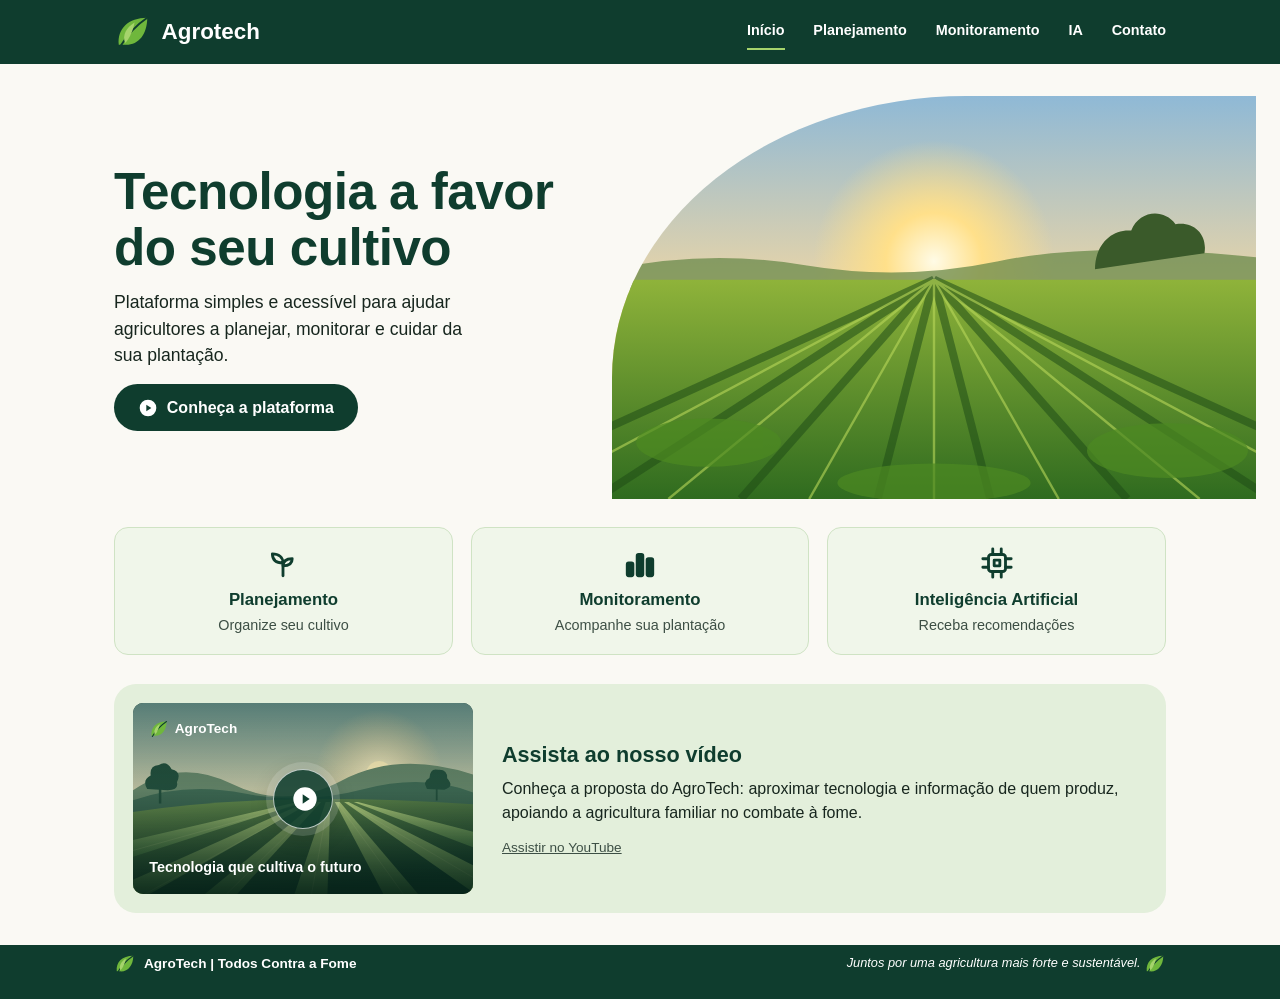
<file: index.html>
<!DOCTYPE html>
<html lang="pt-BR">
    <head>
        <meta charset="UTF-8">
        <meta name="viewport" content="width=device-width, initial-scale=1">
        <meta name="referrer" content="strict-origin-when-cross-origin">
        <title>Início | AgroTech — Todos Contra a Fome</title>
        <meta name="description" content="Plataforma simples e acessível para ajudar agricultores familiares a planejar, monitorar e cuidar da sua plantação.">
        <link rel="icon" href="assets/images/favicon.svg" type="image/svg+xml">
        <link rel="stylesheet" href="css/styles.css">
        <script src="js/main.js" defer></script>
    </head>
    <body>
        <a class="skip-link" href="#conteudo">Pular para o conteúdo</a>

        <header class="site-header">
            <div class="container header-inner">
                <a class="logo" href="index.html" aria-label="AgroTech — página inicial">
                    <img src="assets/icons/leaf.svg" alt="" width="38" height="38">
                    <span>Agrotech</span>
                </a>
                <button class="menu-toggle" type="button" aria-expanded="false" aria-controls="menu-principal" aria-label="Abrir menu">
                    <span></span>
                </button>
                <nav class="nav" id="menu-principal" aria-label="Navegação principal">
                    <ul class="nav-list">
                        <li><a href="index.html" aria-current="page">Início</a></li>
                        <li><a href="planejamento.html">Planejamento</a></li>
                        <li><a href="monitoramento.html">Monitoramento</a></li>
                        <li><a href="ia.html">IA</a></li>
                        <li><a href="contato.html">Contato</a></li>
                    </ul>
                </nav>
            </div>
        </header>

        <main id="conteudo">
            <div class="container">
                <section class="hero" aria-labelledby="titulo-hero">
                    <div class="hero-text">
                        <h1 id="titulo-hero">Tecnologia a favor do seu cultivo</h1>
                        <p class="lead">Plataforma simples e acessível para ajudar agricultores a planejar, monitorar e cuidar da sua plantação.</p>
                        <a class="btn" href="#video">
                            <img src="assets/icons/play.svg" alt="" width="20" height="20">
                            Conheça a plataforma
                        </a>
                    </div>
                    <div class="hero-image">
                        <img src="assets/images/plantacao.svg" alt="Ilustração de uma plantação em fileiras ao nascer do sol" width="800" height="500">
                    </div>
                </section>

                <section class="cards" aria-label="Funcionalidades da plataforma">
                    <a class="card-link" href="planejamento.html">
                        <img src="assets/icons/sprout.svg" alt="" width="34" height="34">
                        <strong>Planejamento</strong>
                        <span>Organize seu cultivo</span>
                    </a>
                    <a class="card-link" href="monitoramento.html">
                        <img src="assets/icons/chart.svg" alt="" width="34" height="34">
                        <strong>Monitoramento</strong>
                        <span>Acompanhe sua plantação</span>
                    </a>
                    <a class="card-link" href="ia.html">
                        <img src="assets/icons/chip.svg" alt="" width="34" height="34">
                        <strong>Inteligência Artificial</strong>
                        <span>Receba recomendações</span>
                    </a>
                </section>

                <section class="video-section" id="video" aria-labelledby="titulo-video">
                    <div class="video-box">
                        <iframe class="video-player" data-src="https://www.youtube-nocookie.com/embed/QftPNP8WEoM?autoplay=1&amp;playsinline=1&amp;rel=0" title="Pitch Vídeo do projeto AgroTech | Todos Contra a Fome" allow="accelerometer; autoplay; clipboard-write; encrypted-media; gyroscope; picture-in-picture; web-share" referrerpolicy="strict-origin-when-cross-origin" allowfullscreen tabindex="-1"></iframe>
                        <button class="video-cover" type="button" aria-label="Reproduzir vídeo de apresentação do AgroTech">
                            <span class="video-cover-brand"><img src="assets/icons/leaf.svg" alt="" width="20" height="20"> AgroTech</span>
                            <span class="video-play"><img src="assets/icons/play.svg" alt="" width="28" height="28"></span>
                            <span class="video-cover-caption">Tecnologia que cultiva o futuro</span>
                        </button>
                    </div>
                    <div class="video-text">
                        <h2 id="titulo-video">Assista ao nosso vídeo</h2>
                        <p>Conheça a proposta do AgroTech: aproximar tecnologia e informação de quem produz, apoiando a agricultura familiar no combate à fome.</p>
                        <p class="demo-note"><a href="https://www.youtube.com/watch?v=QftPNP8WEoM" target="_blank" rel="noopener noreferrer">Assistir no YouTube</a></p>
                    </div>
                </section>
            </div>
        </main>

        <footer class="site-footer">
            <div class="container footer-inner">
                <p class="footer-brand"><img src="assets/icons/leaf.svg" alt="" width="22" height="22"> AgroTech | Todos Contra a Fome</p>
                <p class="footer-msg">Juntos por uma agricultura mais forte e sustentável. <img src="assets/icons/leaf.svg" alt="" width="22" height="22"></p>
            </div>
        </footer>
    </body>
</html>
</file>
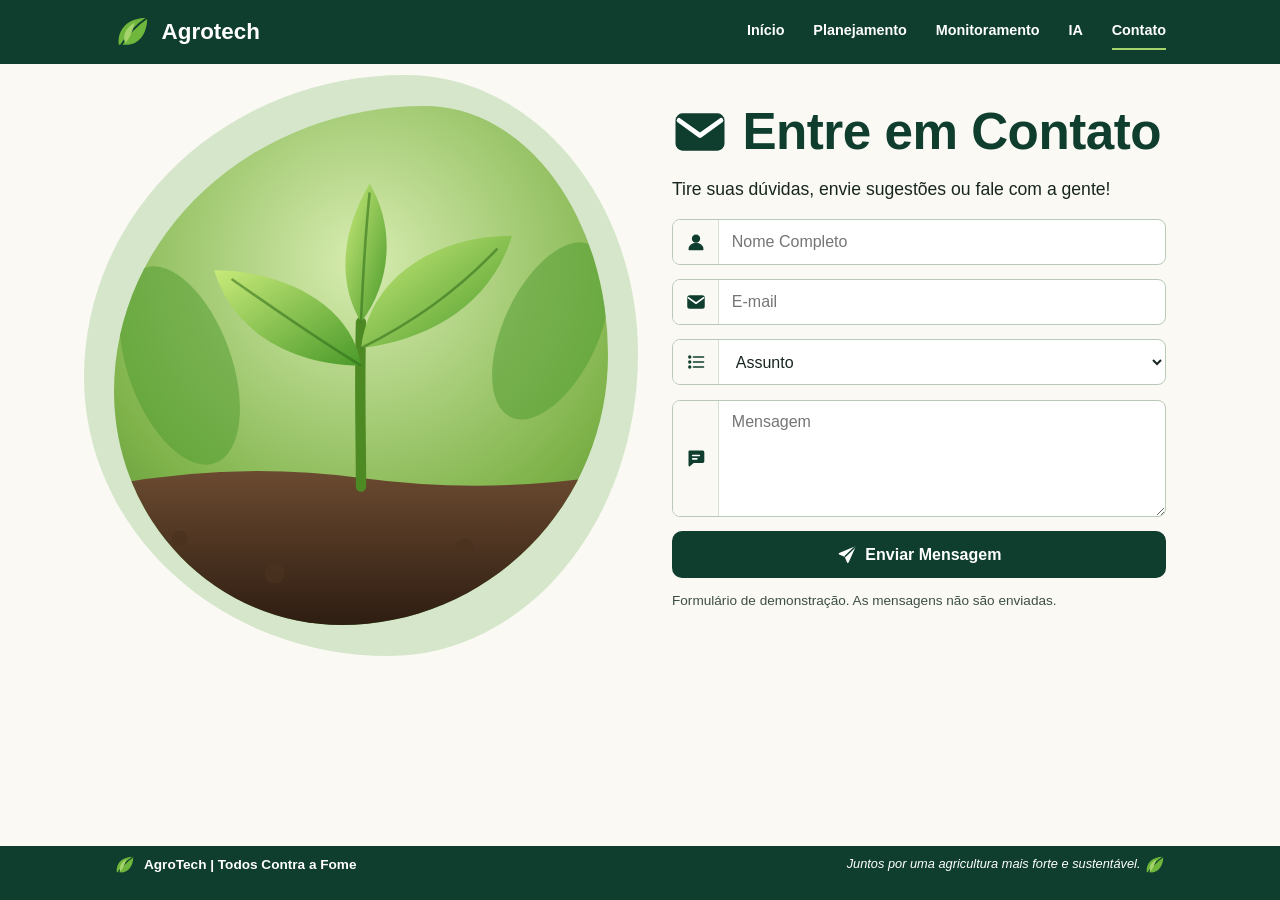
<file: contato.html>
<!DOCTYPE html>
<html lang="pt-BR">
    <head>
        <meta charset="UTF-8">
        <meta name="viewport" content="width=device-width, initial-scale=1">
        <title>Fale Conosco | AgroTech — Todos Contra a Fome</title>
        <meta name="description" content="Tire suas dúvidas, envie sugestões ou fale com a equipe do AgroTech.">
        <link rel="icon" href="assets/images/favicon.svg" type="image/svg+xml">
        <link rel="stylesheet" href="css/styles.css">
        <script src="js/main.js" defer></script>
    </head>
    <body>
        <a class="skip-link" href="#conteudo">Pular para o conteúdo</a>

        <header class="site-header">
            <div class="container header-inner">
                <a class="logo" href="index.html" aria-label="AgroTech — página inicial">
                    <img src="assets/icons/leaf.svg" alt="" width="38" height="38">
                    <span>Agrotech</span>
                </a>
                <button class="menu-toggle" type="button" aria-expanded="false" aria-controls="menu-principal" aria-label="Abrir menu">
                    <span></span>
                </button>
                <nav class="nav" id="menu-principal" aria-label="Navegação principal">
                    <ul class="nav-list">
                        <li><a href="index.html">Início</a></li>
                        <li><a href="planejamento.html">Planejamento</a></li>
                        <li><a href="monitoramento.html">Monitoramento</a></li>
                        <li><a href="ia.html">IA</a></li>
                        <li><a href="contato.html" aria-current="page">Contato</a></li>
                    </ul>
                </nav>
            </div>
        </header>

        <main id="conteudo">
            <div class="container split contact-split">
                <div class="blob-wrap">
                    <div class="blob">
                        <img src="assets/images/muda.svg" alt="Ilustração de uma muda verde crescendo no solo" width="600" height="600">
                    </div>
                </div>

                <section aria-labelledby="titulo-contato">
                    <div class="title-with-icon">
                        <img src="assets/icons/mail.svg" alt="" width="40" height="40">
                        <h1 id="titulo-contato">Entre em Contato</h1>
                    </div>
                    <p class="lead" style="margin-top:1rem">Tire suas dúvidas, envie sugestões ou fale com a gente!</p>

                    <form class="form" id="form-contato" aria-describedby="nota-contato">
                        <div class="field">
                            <div class="field-control">
                                <span class="field-icon"><img src="assets/icons/user.svg" alt="" width="20" height="20"></span>
                                <label class="sr-label" for="nome">Nome completo</label>
                                <input type="text" id="nome" name="nome" placeholder="Nome Completo" required minlength="3" maxlength="80" autocomplete="name" aria-describedby="nome-erro">
                            </div>
                            <p class="field-error" id="nome-erro"></p>
                        </div>
                        <div class="field">
                            <div class="field-control">
                                <span class="field-icon"><img src="assets/icons/mail.svg" alt="" width="20" height="20"></span>
                                <label class="sr-label" for="email">E-mail</label>
                                <input type="email" id="email" name="email" placeholder="E-mail" required maxlength="100" autocomplete="email" aria-describedby="email-erro">
                            </div>
                            <p class="field-error" id="email-erro"></p>
                        </div>
                        <div class="field">
                            <div class="field-control">
                                <span class="field-icon"><img src="assets/icons/list.svg" alt="" width="20" height="20"></span>
                                <label class="sr-label" for="assunto">Assunto</label>
                                <select id="assunto" name="assunto" required aria-describedby="assunto-erro">
                                    <option value="" selected disabled>Assunto</option>
                                    <option value="duvida">Dúvida</option>
                                    <option value="sugestao">Sugestão</option>
                                    <option value="parceria">Parceria</option>
                                    <option value="outro">Outro</option>
                                </select>
                            </div>
                            <p class="field-error" id="assunto-erro"></p>
                        </div>
                        <div class="field">
                            <div class="field-control">
                                <span class="field-icon"><img src="assets/icons/chat.svg" alt="" width="20" height="20"></span>
                                <label class="sr-label" for="mensagem">Mensagem</label>
                                <textarea id="mensagem" name="mensagem" placeholder="Mensagem" required minlength="10" maxlength="500" rows="4" aria-describedby="mensagem-erro"></textarea>
                            </div>
                            <p class="field-error" id="mensagem-erro"></p>
                        </div>
                        <button class="btn btn-block" type="submit">
                            <img src="assets/icons/send.svg" alt="" width="20" height="20">
                            Enviar Mensagem
                        </button>
                    </form>

                    <div class="feedback" id="feedback-contato" role="status" aria-live="polite"></div>
                    <p class="demo-note" id="nota-contato">Formulário de demonstração. As mensagens não são enviadas.</p>
                </section>
            </div>
        </main>

        <footer class="site-footer">
            <div class="container footer-inner">
                <p class="footer-brand"><img src="assets/icons/leaf.svg" alt="" width="22" height="22"> AgroTech | Todos Contra a Fome</p>
                <p class="footer-msg">Juntos por uma agricultura mais forte e sustentável. <img src="assets/icons/leaf.svg" alt="" width="22" height="22"></p>
            </div>
        </footer>
    </body>
</html>
</file>
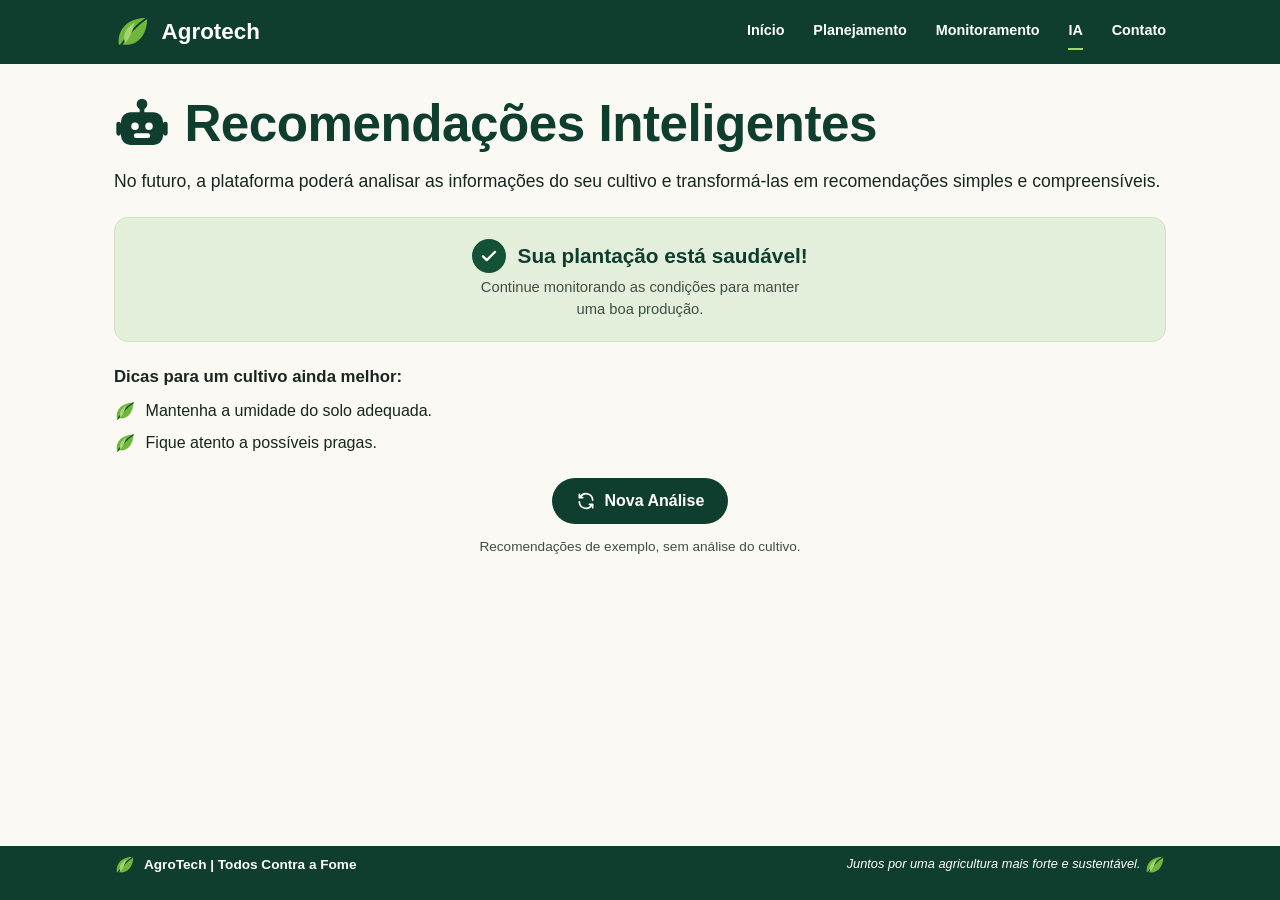
<file: ia.html>
<!DOCTYPE html>
<html lang="pt-BR">
    <head>
        <meta charset="UTF-8">
        <meta name="viewport" content="width=device-width, initial-scale=1">
        <title>Recomendações Inteligentes | AgroTech — Todos Contra a Fome</title>
        <meta name="description" content="Veja uma demonstração de como a plataforma poderá transformar informações do cultivo em recomendações simples.">
        <link rel="icon" href="assets/images/favicon.svg" type="image/svg+xml">
        <link rel="stylesheet" href="css/styles.css">
        <script src="js/main.js" defer></script>
    </head>
    <body>
        <a class="skip-link" href="#conteudo">Pular para o conteúdo</a>

        <header class="site-header">
            <div class="container header-inner">
                <a class="logo" href="index.html" aria-label="AgroTech — página inicial">
                    <img src="assets/icons/leaf.svg" alt="" width="38" height="38">
                    <span>Agrotech</span>
                </a>
                <button class="menu-toggle" type="button" aria-expanded="false" aria-controls="menu-principal" aria-label="Abrir menu">
                    <span></span>
                </button>
                <nav class="nav" id="menu-principal" aria-label="Navegação principal">
                    <ul class="nav-list">
                        <li><a href="index.html">Início</a></li>
                        <li><a href="planejamento.html">Planejamento</a></li>
                        <li><a href="monitoramento.html">Monitoramento</a></li>
                        <li><a href="ia.html" aria-current="page">IA</a></li>
                        <li><a href="contato.html">Contato</a></li>
                    </ul>
                </nav>
            </div>
        </header>

        <main id="conteudo">
            <div class="container page-section">
                <section aria-labelledby="titulo-ia">
                    <div class="title-with-icon">
                        <img src="assets/icons/robot.svg" alt="" width="56" height="56">
                        <h1 id="titulo-ia">Recomendações Inteligentes</h1>
                    </div>
                    <p class="lead" style="margin-top:1rem">No futuro, a plataforma poderá analisar as informações do seu cultivo e transformá-las em recomendações simples e compreensíveis.</p>

                    <article class="status-card" id="status-card" aria-labelledby="status-titulo">
                        <h2 id="status-titulo">
                            <span class="check-circle"><img src="assets/icons/check.svg" alt="" width="18" height="18"></span>
                            Sua plantação está saudável!
                        </h2>
                        <p id="status-texto">Continue monitorando as condições para manter uma boa produção.</p>
                    </article>

                    <div class="tips">
                        <h2>Dicas para um cultivo ainda melhor:</h2>
                        <ul id="lista-dicas">
                            <li>Mantenha a umidade do solo adequada.</li>
                            <li>Fique atento a possíveis pragas.</li>
                        </ul>
                    </div>

                    <div class="center">
                        <button class="btn" type="button" id="btn-nova-analise">
                            <img src="assets/icons/refresh.svg" alt="" width="20" height="20">
                            Nova Análise
                        </button>
                    </div>
                    <div class="feedback" id="feedback-analise" role="status" aria-live="polite"></div>
                    <p class="demo-note center">Recomendações de exemplo, sem análise do cultivo.</p>
                </section>
            </div>
        </main>

        <footer class="site-footer">
            <div class="container footer-inner">
                <p class="footer-brand"><img src="assets/icons/leaf.svg" alt="" width="22" height="22"> AgroTech | Todos Contra a Fome</p>
                <p class="footer-msg">Juntos por uma agricultura mais forte e sustentável. <img src="assets/icons/leaf.svg" alt="" width="22" height="22"></p>
            </div>
        </footer>
    </body>
</html>
</file>
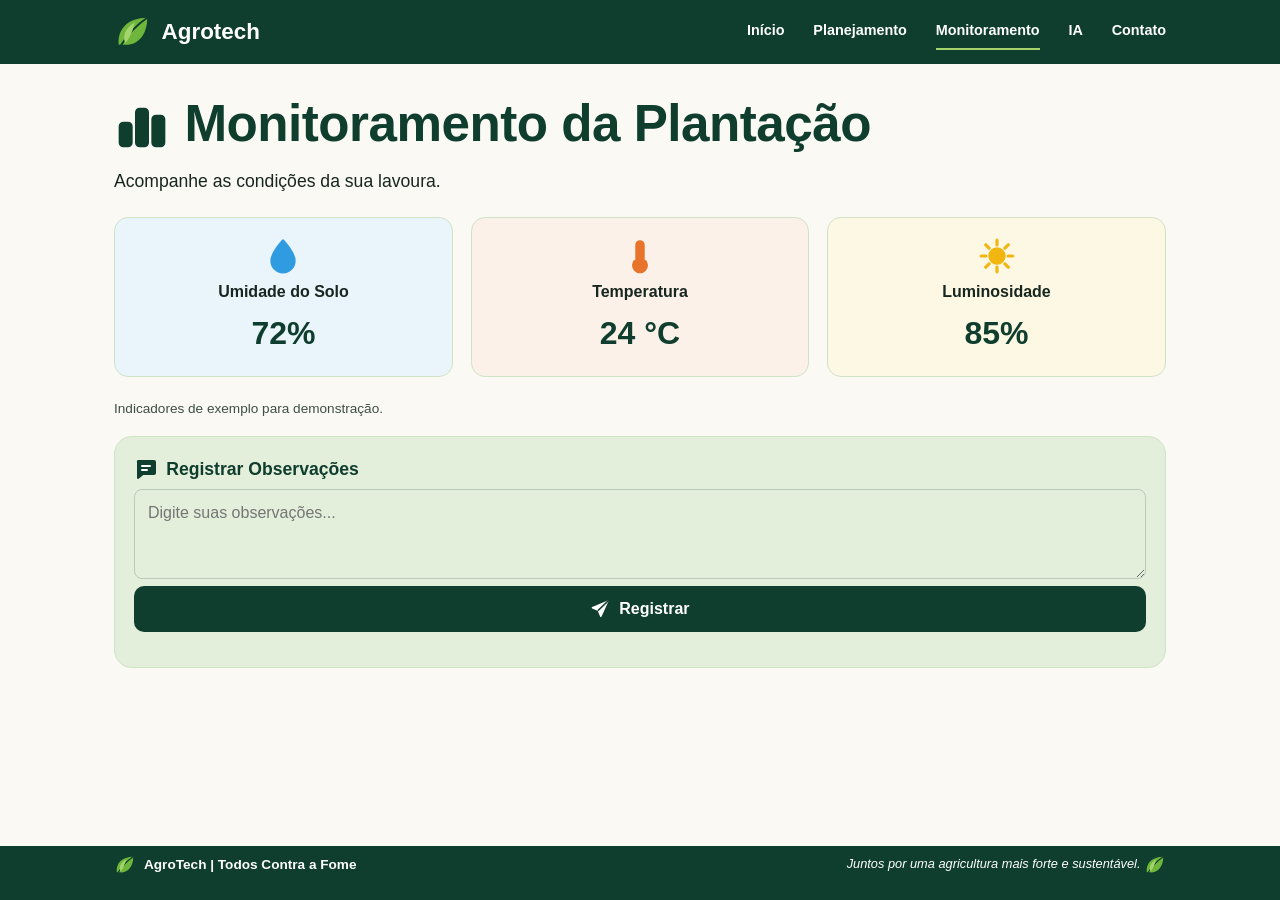
<file: monitoramento.html>
<!DOCTYPE html>
<html lang="pt-BR">
    <head>
        <meta charset="UTF-8">
        <meta name="viewport" content="width=device-width, initial-scale=1">
        <title>Monitoramento da Plantação | AgroTech — Todos Contra a Fome</title>
        <meta name="description" content="Acompanhe as condições da sua lavoura com indicadores demonstrativos e registre observações.">
        <link rel="icon" href="assets/images/favicon.svg" type="image/svg+xml">
        <link rel="stylesheet" href="css/styles.css">
        <script src="js/main.js" defer></script>
    </head>
    <body>
        <a class="skip-link" href="#conteudo">Pular para o conteúdo</a>

        <header class="site-header">
            <div class="container header-inner">
                <a class="logo" href="index.html" aria-label="AgroTech — página inicial">
                    <img src="assets/icons/leaf.svg" alt="" width="38" height="38">
                    <span>Agrotech</span>
                </a>
                <button class="menu-toggle" type="button" aria-expanded="false" aria-controls="menu-principal" aria-label="Abrir menu">
                    <span></span>
                </button>
                <nav class="nav" id="menu-principal" aria-label="Navegação principal">
                    <ul class="nav-list">
                        <li><a href="index.html">Início</a></li>
                        <li><a href="planejamento.html">Planejamento</a></li>
                        <li><a href="monitoramento.html" aria-current="page">Monitoramento</a></li>
                        <li><a href="ia.html">IA</a></li>
                        <li><a href="contato.html">Contato</a></li>
                    </ul>
                </nav>
            </div>
        </header>

        <main id="conteudo">
            <div class="container page-section">
                <section aria-labelledby="titulo-mon">
                    <div class="title-with-icon">
                        <img src="assets/icons/chart.svg" alt="" width="56" height="56">
                        <h1 id="titulo-mon">Monitoramento da Plantação</h1>
                    </div>
                    <p class="lead" style="margin-top:1rem">Acompanhe as condições da sua lavoura.</p>

                    <div class="indicators" role="list" aria-label="Indicadores da plantação">
                        <article class="indicator water" role="listitem">
                            <img src="assets/icons/drop.svg" alt="" width="38" height="38">
                            <span class="label">Umidade do Solo</span>
                            <span class="value">72%</span>
                        </article>
                        <article class="indicator heat" role="listitem">
                            <img src="assets/icons/thermo.svg" alt="" width="38" height="38">
                            <span class="label">Temperatura</span>
                            <span class="value">24 °C</span>
                        </article>
                        <article class="indicator light" role="listitem">
                            <img src="assets/icons/sun.svg" alt="" width="38" height="38">
                            <span class="label">Luminosidade</span>
                            <span class="value">85%</span>
                        </article>
                    </div>
                    <p class="demo-note">Indicadores de exemplo para demonstração.</p>
                </section>

                <section class="obs-box" aria-labelledby="titulo-obs">
                    <h2 id="titulo-obs"><img src="assets/icons/chat.svg" alt="" width="24" height="24"> Registrar Observações</h2>
                    <form id="form-observacoes" novalidate>
                        <div class="field">
                            <label class="sr-label" for="observacao">Observações do agricultor</label>
                            <textarea id="observacao" name="observacao" placeholder="Digite suas observações..." maxlength="500" aria-describedby="observacao-erro"></textarea>
                            <p class="field-error" id="observacao-erro"></p>
                        </div>
                        <button class="btn btn-block" type="submit">
                            <img src="assets/icons/send.svg" alt="" width="20" height="20">
                            Registrar
                        </button>
                    </form>
                    <div class="feedback" id="feedback-observacoes" role="status" aria-live="polite"></div>
                    <ul class="obs-list" id="lista-observacoes" aria-label="Observações registradas nesta sessão"></ul>
                </section>
            </div>
        </main>

        <footer class="site-footer">
            <div class="container footer-inner">
                <p class="footer-brand"><img src="assets/icons/leaf.svg" alt="" width="22" height="22"> AgroTech | Todos Contra a Fome</p>
                <p class="footer-msg">Juntos por uma agricultura mais forte e sustentável. <img src="assets/icons/leaf.svg" alt="" width="22" height="22"></p>
            </div>
        </footer>
    </body>
</html>
</file>
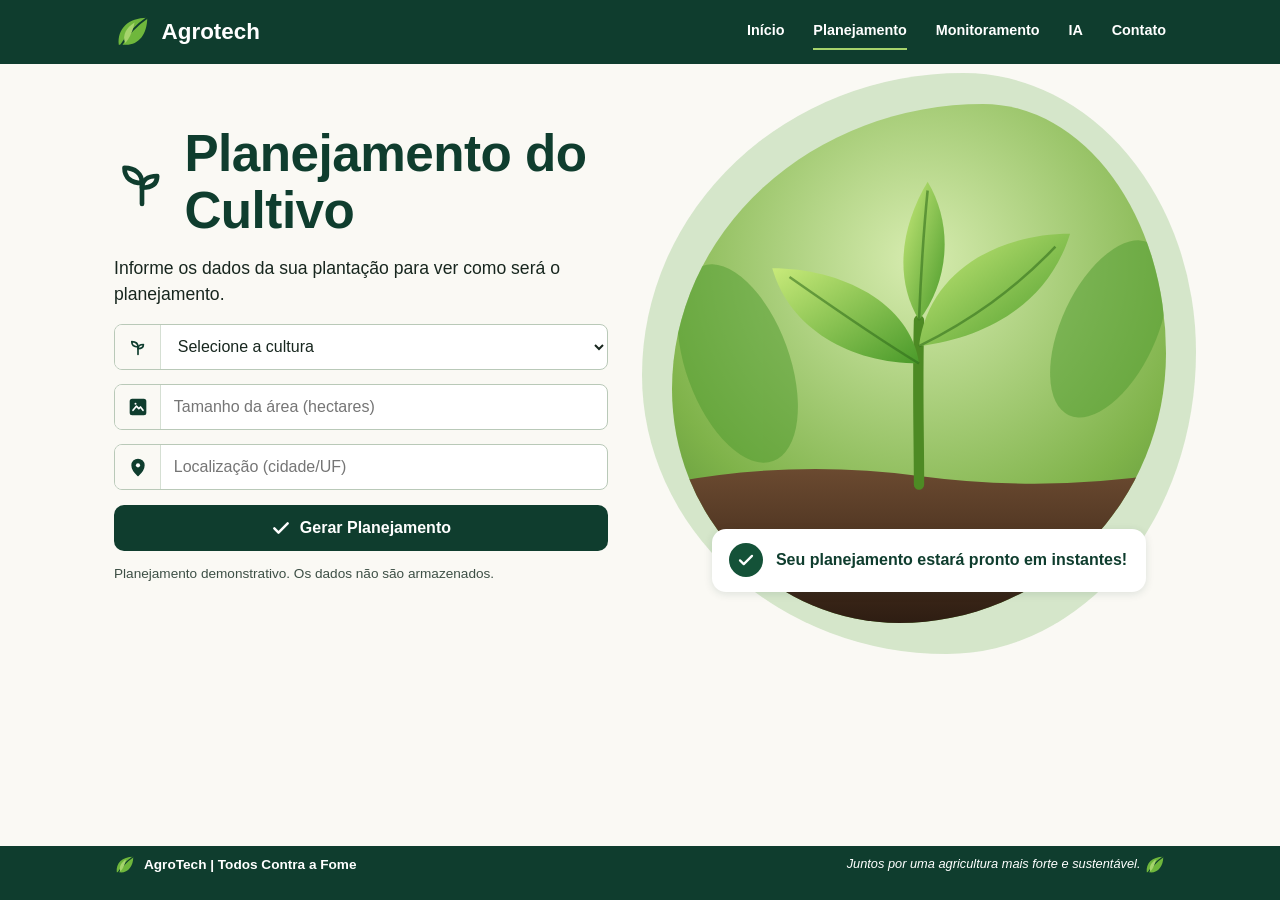
<file: planejamento.html>
<!DOCTYPE html>
<html lang="pt-BR">
    <head>
        <meta charset="UTF-8">
        <meta name="viewport" content="width=device-width, initial-scale=1">
        <title>Planejamento do Cultivo | AgroTech — Todos Contra a Fome</title>
        <meta name="description" content="Informe cultura, área e localização para ver uma demonstração do planejamento do cultivo.">
        <link rel="icon" href="assets/images/favicon.svg" type="image/svg+xml">
        <link rel="stylesheet" href="css/styles.css">
        <script src="js/main.js" defer></script>
    </head>
    <body>
        <a class="skip-link" href="#conteudo">Pular para o conteúdo</a>

        <header class="site-header">
            <div class="container header-inner">
                <a class="logo" href="index.html" aria-label="AgroTech — página inicial">
                    <img src="assets/icons/leaf.svg" alt="" width="38" height="38">
                    <span>Agrotech</span>
                </a>
                <button class="menu-toggle" type="button" aria-expanded="false" aria-controls="menu-principal" aria-label="Abrir menu">
                    <span></span>
                </button>
                <nav class="nav" id="menu-principal" aria-label="Navegação principal">
                    <ul class="nav-list">
                        <li><a href="index.html">Início</a></li>
                        <li><a href="planejamento.html" aria-current="page">Planejamento</a></li>
                        <li><a href="monitoramento.html">Monitoramento</a></li>
                        <li><a href="ia.html">IA</a></li>
                        <li><a href="contato.html">Contato</a></li>
                    </ul>
                </nav>
            </div>
        </header>

        <main id="conteudo">
            <div class="container split">
                <section aria-labelledby="titulo-plan">
                    <div class="title-with-icon">
                        <img src="assets/icons/sprout.svg" alt="" width="56" height="56">
                        <h1 id="titulo-plan">Planejamento do Cultivo</h1>
                    </div>
                    <p class="lead" style="margin-top:1rem">Informe os dados da sua plantação para ver como será o planejamento.</p>

                    <form class="form" id="form-planejamento" aria-describedby="nota-plan">
                        <div class="field">
                            <div class="field-control">
                                <span class="field-icon"><img src="assets/icons/sprout.svg" alt="" width="20" height="20"></span>
                                <label class="sr-label" for="cultura">Cultura agrícola</label>
                                <select id="cultura" name="cultura" required aria-describedby="cultura-erro">
                                    <option value="" selected disabled>Selecione a cultura</option>
                                    <option value="milho">Milho</option>
                                    <option value="soja">Soja</option>
                                    <option value="feijao">Feijão</option>
                                    <option value="alface">Alface</option>
                                    <option value="tomate">Tomate</option>
                                </select>
                            </div>
                            <p class="field-error" id="cultura-erro"></p>
                        </div>
                        <div class="field">
                            <div class="field-control">
                                <span class="field-icon"><img src="assets/icons/area.svg" alt="" width="20" height="20"></span>
                                <label class="sr-label" for="area">Tamanho da área (hectares)</label>
                                <input type="number" id="area" name="area" placeholder="Tamanho da área (hectares)" required min="0.1" max="1000" step="0.1" inputmode="decimal" aria-describedby="area-erro">
                            </div>
                            <p class="field-error" id="area-erro"></p>
                        </div>
                        <div class="field">
                            <div class="field-control">
                                <span class="field-icon"><img src="assets/icons/pin.svg" alt="" width="20" height="20"></span>
                                <label class="sr-label" for="localizacao">Localização do cultivo</label>
                                <input type="text" id="localizacao" name="localizacao" placeholder="Localização (cidade/UF)" required minlength="3" maxlength="80" autocomplete="address-level2" aria-describedby="localizacao-erro">
                            </div>
                            <p class="field-error" id="localizacao-erro"></p>
                        </div>
                        <button class="btn btn-block" type="submit">
                            <img src="assets/icons/check.svg" alt="" width="20" height="20">
                            Gerar Planejamento
                        </button>
                    </form>

                    <div class="feedback" id="feedback-planejamento" role="status" aria-live="polite"></div>
                    <p class="demo-note" id="nota-plan">Planejamento demonstrativo. Os dados não são armazenados.</p>
                </section>

                <div class="blob-wrap">
                    <div class="blob">
                        <img src="assets/images/muda.svg" alt="Ilustração de uma muda jovem brotando em solo fértil" width="600" height="600">
                    </div>
                    <div class="blob-badge" aria-hidden="true">
                        <span class="check-circle"><img src="assets/icons/check.svg" alt="" width="18" height="18"></span>
                        Seu planejamento estará pronto em instantes!
                    </div>
                </div>
            </div>
        </main>

        <footer class="site-footer">
            <div class="container footer-inner">
                <p class="footer-brand"><img src="assets/icons/leaf.svg" alt="" width="22" height="22"> AgroTech | Todos Contra a Fome</p>
                <p class="footer-msg">Juntos por uma agricultura mais forte e sustentável. <img src="assets/icons/leaf.svg" alt="" width="22" height="22"></p>
            </div>
        </footer>
    </body>
</html>
</file>
<file: css/styles.css>
:root {
    --green-900: #0f3d2e;
    --green-800: #145238;
    --green-700: #1f6b4a;
    --green-200: #cfe3c4;
    --green-100: #e3efdb;
    --green-50: #f0f6ea;
    --offwhite: #faf9f4;
    --ink: #17261e;
    --muted: #3d4f45;
    --white: #fff;
    --radius: 14px;
    --shadow: 0 2px 8px rgba(15, 61, 46, 0.12);
    --font: "Segoe UI", "Helvetica Neue", Arial, system-ui, sans-serif;
}

*, *::before, *::after {
    box-sizing: border-box;
}

html {
    scroll-behavior: smooth;
}

body {
    margin: 0;
    min-height: 100vh;
    display: flex;
    flex-direction: column;
    font-family: var(--font);
    color: var(--ink);
    background: var(--offwhite);
    line-height: 1.5;
}

img, svg, video {
    max-width: 100%;
    display: block;
}

main {
    flex: 1;
}

a {
    color: inherit;
}

:focus-visible {
    outline: 3px solid #f2b611;
    outline-offset: 2px;
}

.skip-link {
    position: absolute;
    left: -999px;
    top: 0;
    background: var(--white);
    color: var(--green-900);
    padding: 0.5rem 1rem;
    z-index: 100;
}

.skip-link:focus {
    left: 0;
}

.visually-hidden {
    position: absolute !important;
    width: 1px;
    height: 1px;
    overflow: hidden;
    clip: rect(0 0 0 0);
    white-space: nowrap;
}

.container {
    width: 100%;
    max-width: 1100px;
    margin: 0 auto;
    padding: 0 1.5rem;
}

.site-header {
    background: var(--green-900);
    color: var(--white);
    position: sticky;
    top: 0;
    z-index: 50;
}

.header-inner {
    display: flex;
    align-items: center;
    justify-content: space-between;
    min-height: 64px;
    gap: 1rem;
}

.logo {
    display: flex;
    align-items: center;
    gap: 0.6rem;
    font-size: 1.4rem;
    font-weight: 700;
    text-decoration: none;
}

.logo img {
    width: 38px;
    height: 38px;
}

.nav-list {
    display: flex;
    gap: 1.8rem;
    list-style: none;
    margin: 0;
    padding: 0;
}

.nav-list a {
    display: inline-block;
    padding: 0.4rem 0;
    font-size: 0.9rem;
    font-weight: 600;
    text-decoration: none;
    border-bottom: 2px solid transparent;
}

.nav-list a:hover {
    border-bottom-color: var(--green-200);
}

.nav-list a[aria-current="page"] {
    border-bottom-color: #a6d46c;
}

.menu-toggle {
    display: none;
    background: none;
    border: 0;
    color: var(--white);
    cursor: pointer;
    padding: 0.6rem;
    min-width: 44px;
    min-height: 44px;
    border-radius: 8px;
}

.menu-toggle span,
.menu-toggle span::before,
.menu-toggle span::after {
    display: block;
    width: 24px;
    height: 3px;
    background: currentColor;
    border-radius: 2px;
    position: relative;
    transition: transform 0.2s, opacity 0.2s;
}

.menu-toggle span::before, .menu-toggle span::after {
    content: "";
    position: absolute;
    left: 0;
}

.menu-toggle span::before {
    top: -8px;
}

.menu-toggle span::after {
    top: 8px;
}

.menu-toggle[aria-expanded="true"] span {
    background: transparent;
}

.menu-toggle[aria-expanded="true"] span::before {
    transform: translateY(8px) rotate(45deg);
}

.menu-toggle[aria-expanded="true"] span::after {
    transform: translateY(-8px) rotate(-45deg);
}

.btn {
    display: inline-flex;
    align-items: center;
    justify-content: center;
    gap: 0.55rem;
    min-height: 46px;
    padding: 0.7rem 1.5rem;
    border: 0;
    border-radius: 999px;
    background: var(--green-900);
    color: var(--white);
    font: inherit;
    font-weight: 600;
    text-decoration: none;
    cursor: pointer;
    transition: background 0.2s, transform 0.1s;
}

.btn:hover {
    background: var(--green-700);
}

.btn:active {
    transform: translateY(1px);
}

.btn img {
    width: 20px;
    height: 20px;
}

.btn-block {
    width: 100%;
    border-radius: 10px;
}

h1 {
    margin: 0 0 0.8rem;
    color: var(--green-900);
    font-size: clamp(2rem, 5vw, 3.2rem);
    line-height: 1.1;
    letter-spacing: -0.5px;
}

h2 {
    color: var(--green-900);
    margin: 0 0 0.4rem;
    font-size: 1.4rem;
}

p {
    margin: 0 0 1rem;
}

.lead {
    font-size: 1.1rem;
    color: var(--ink);
}

.title-with-icon {
    display: flex;
    align-items: center;
    gap: 0.9rem;
}

.title-with-icon img {
    width: 56px;
    height: 56px;
    flex: none;
}

.title-with-icon h1 {
    margin: 0;
}

.demo-note {
    font-size: 0.85rem;
    color: var(--muted);
    margin-top: 0.8rem;
}

.hero {
    display: grid;
    grid-template-columns: 1fr 1.15fr;
    align-items: stretch;
    gap: 1rem;
    padding-top: 2rem;
}

.hero-text {
    align-self: center;
    padding: 1.5rem 0;
}

.hero-text p {
    max-width: 38ch;
}

.hero-image {
    min-height: 300px;
    overflow: hidden;
    border-radius: 55% 0 0 0 / 70% 0 0 0;
    margin-right: calc((100vw - min(100vw, 1100px)) / -2);
}

.hero-image img {
    width: 100%;
    height: 100%;
    object-fit: cover;
}

.cards {
    display: grid;
    grid-template-columns: repeat(3, 1fr);
    gap: 1.1rem;
    margin: 1.8rem 0;
}

.card-link {
    display: flex;
    flex-direction: column;
    align-items: center;
    text-align: center;
    gap: 0.15rem;
    padding: 1.1rem 1rem;
    background: var(--green-50);
    border: 1px solid var(--green-200);
    border-radius: var(--radius);
    text-decoration: none;
    transition: transform 0.15s, box-shadow 0.15s;
}

.card-link:hover {
    transform: translateY(-3px);
    box-shadow: var(--shadow);
}

.card-link img {
    width: 34px;
    height: 34px;
    margin-bottom: 0.3rem;
}

.card-link strong {
    color: var(--green-900);
    font-size: 1.05rem;
}

.card-link span {
    font-size: 0.9rem;
    color: var(--muted);
}

.video-section {
    scroll-margin-top: 80px;
    display: grid;
    grid-template-columns: minmax(240px, 340px) 1fr;
    align-items: center;
    gap: 1.8rem;
    padding: 1.2rem;
    margin-bottom: 2rem;
    background: var(--green-100);
    border-radius: 22px;
}

.video-box {
    position: relative;
    aspect-ratio: 16 / 9;
    border-radius: 10px;
    overflow: hidden;
    background: #0b2a20;
}

.video-player {
    display: block;
    width: 100%;
    height: 100%;
    border: 0;
}

.video-cover {
    position: absolute;
    inset: 0;
    width: 100%;
    height: 100%;
    display: flex;
    flex-direction: column;
    align-items: center;
    justify-content: center;
    border: 0;
    padding: 1rem;
    color: var(--white);
    background: linear-gradient(180deg, rgba(5, 31, 22, .25), rgba(5, 31, 22, .08) 45%, rgba(5, 31, 22, .85)), url("../assets/images/video-poster.svg") center / cover;
    font: inherit;
    cursor: pointer;
}

.video-cover:focus-visible {
    outline-offset: -5px;
}

.video-cover-brand {
    position: absolute;
    top: 1rem;
    left: 1rem;
    display: flex;
    align-items: center;
    gap: .35rem;
    font-weight: 700;
    font-size: .85rem;
}

.video-play {
    display: grid;
    place-items: center;
    width: 60px;
    height: 60px;
    border: 1px solid rgba(255, 255, 255, .7);
    border-radius: 50%;
    background: rgba(15, 61, 46, .85);
    box-shadow: 0 0 0 7px rgba(255, 255, 255, .15), 0 6px 24px rgba(0, 0, 0, .2);
    transition: transform .2s, background .2s;
}

.video-play img {
    margin-left: 3px;
}

.video-cover:hover .video-play {
    transform: scale(1.08);
    background: var(--green-700);
}

.video-cover-caption {
    position: absolute;
    bottom: 1rem;
    left: 1rem;
    right: 1rem;
    text-align: left;
    font-size: .9rem;
    font-weight: 600;
}

.video-box.is-playing .video-cover {
    display: none;
}

.video-text h2 {
    font-size: 1.35rem;
}

.video-text p {
    margin-bottom: 0;
}

.split {
    display: grid;
    grid-template-columns: repeat(2, minmax(0, 1fr));
    align-items: center;
    gap: 4rem;
    padding-top: 2.5rem;
    padding-bottom: 3rem;
}

.blob-wrap {
    position: relative;
}

.blob-wrap::before {
    content: "";
    position: absolute;
    inset: -6% -6% -6% -6%;
    background: var(--green-200);
    border-radius: 58% 42% 45% 55% / 52% 48% 52% 48%;
    opacity: 0.85;
}

.blob {
    position: relative;
    aspect-ratio: 1 / 1.05;
    overflow: hidden;
    border-radius: 63% 37% 54% 46% / 55% 48% 52% 45%;
}

.blob img {
    width: 100%;
    height: 100%;
    object-fit: cover;
}

.blob-badge {
    position: absolute;
    left: 8%;
    right: 4%;
    bottom: 6%;
    display: flex;
    align-items: center;
    gap: 0.8rem;
    padding: 0.9rem 1.1rem;
    background: var(--white);
    border-radius: 14px;
    box-shadow: var(--shadow);
    font-weight: 600;
    color: var(--green-900);
}

.check-circle {
    flex: none;
    display: grid;
    place-items: center;
    width: 34px;
    height: 34px;
    background: var(--green-800);
    border-radius: 50%;
}

.check-circle img {
    width: 18px;
    height: 18px;
}

.form {
    display: grid;
    gap: 0.9rem;
}

.field {
    position: relative;
}

.field-control {
    display: flex;
    align-items: flex-start;
    background: var(--white);
    border: 1.5px solid #b9c9b8;
    border-radius: 8px;
    overflow: hidden;
}

.field-control:focus-within {
    border-color: var(--green-700);
    box-shadow: 0 0 0 3px rgba(31, 107, 74, 0.25);
}

.field-icon {
    flex: none;
    display: grid;
    place-items: center;
    width: 46px;
    align-self: stretch;
    min-height: 44px;
    border-right: 1px solid #d5dfd3;
    background: var(--offwhite);
}

.field-icon img {
    width: 20px;
    height: 20px;
}

.field input,
.field select,
.field textarea {
    flex: 1;
    min-width: 0;
    min-height: 44px;
    padding: 0.6rem 0.8rem;
    border: 0;
    background: transparent;
    font: inherit;
    color: var(--ink);
    outline: none;
}

.field textarea {
    resize: vertical;
    min-height: 96px;
}

.field select {
    cursor: pointer;
}

.field.has-error .field-control {
    border-color: #b3261e;
}

.field-error {
    display: none;
    margin: 0.25rem 0 0 0.2rem;
    font-size: 0.82rem;
    color: #a1201a;
    font-weight: 600;
}

.field.has-error .field-error {
    display: block;
}

.sr-label {
    position: absolute;
    width: 1px;
    height: 1px;
    overflow: hidden;
    clip: rect(0 0 0 0);
}

.feedback {
    display: none;
    margin-top: 1rem;
    padding: 0.9rem 1rem;
    border-radius: 10px;
    background: var(--green-100);
    border-left: 5px solid var(--green-700);
    color: var(--green-900);
    font-size: 0.95rem;
}

.feedback.is-visible {
    display: block;
    animation: fade 0.3s ease;
}

.feedback.is-error {
    background: #fde8e6;
    border-left-color: #b3261e;
    color: #6b1410;
}

@keyframes fade {
    from {
        opacity: 0;
        transform: translateY(-4px);
    }

    to {
        opacity: 1;
        transform: none;
    }

}

.page-section {
    padding-top: 2rem;
    padding-bottom: 2.5rem;
}

.indicators {
    display: grid;
    grid-template-columns: repeat(3, 1fr);
    gap: 1.1rem;
    margin: 1.4rem 0;
}

.indicator {
    display: flex;
    flex-direction: column;
    align-items: center;
    gap: 0.3rem;
    padding: 1.2rem 0.8rem;
    border: 1px solid var(--green-200);
    border-radius: var(--radius);
    text-align: center;
}

.indicator img {
    width: 38px;
    height: 38px;
}

.indicator .label {
    font-weight: 700;
}

.indicator .value {
    font-size: 2rem;
    font-weight: 800;
    color: var(--green-900);
}

.indicator.water {
    background: #eaf4fb;
}

.indicator.heat {
    background: #fcf1e8;
}

.indicator.light {
    background: #fdf8e3;
}

.obs-box {
    padding: 1.2rem;
    background: var(--green-100);
    border: 1px solid var(--green-200);
    border-radius: 18px;
}

.obs-box h2 {
    display: flex;
    align-items: center;
    gap: 0.5rem;
    font-size: 1.1rem;
}

.obs-box h2 img {
    width: 24px;
    height: 24px;
}

.obs-box textarea {
    width: 100%;
    min-height: 90px;
    padding: 0.7rem 0.8rem;
    border: 1.5px solid #b9c9b8;
    border-radius: 8px;
    font: inherit;
    resize: vertical;
}

.obs-box .field-error {
    margin-bottom: 0.5rem;
}

.obs-list {
    list-style: none;
    margin: 1rem 0 0;
    padding: 0;
    display: grid;
    gap: 0.5rem;
}

.obs-list li {
    background: var(--white);
    border-radius: 8px;
    padding: 0.6rem 0.8rem;
    font-size: 0.92rem;
}

.obs-list time {
    display: block;
    font-size: 0.75rem;
    color: var(--muted);
}

.status-card {
    display: flex;
    flex-direction: column;
    align-items: center;
    text-align: center;
    gap: 0.2rem;
    margin: 1.4rem 0;
    padding: 1.3rem 1rem;
    background: var(--green-100);
    border: 1px solid var(--green-200);
    border-radius: var(--radius);
}

.status-card h2 {
    display: flex;
    align-items: center;
    gap: 0.7rem;
    font-size: 1.3rem;
    margin: 0;
}

.status-card p {
    margin: 0;
    font-size: 0.92rem;
    color: var(--muted);
    max-width: 40ch;
}

.status-card.is-warn {
    background: #fdf3d8;
    border-color: #e2c24d;
}

.status-card.is-alert {
    background: #fdeadf;
    border-color: #e0a27a;
}

.tips h2 {
    font-size: 1.05rem;
    color: var(--ink);
}

.tips ul {
    list-style: none;
    margin: 0.6rem 0 1.4rem;
    padding: 0;
    display: grid;
    gap: 0.5rem;
}

.tips li {
    display: flex;
    align-items: center;
    gap: 0.6rem;
}

.tips li::before {
    content: "";
    flex: none;
    width: 22px;
    height: 22px;
    background: url("../assets/icons/leaf.svg") center / contain no-repeat;
}

.center {
    text-align: center;
}

.site-footer {
    background: var(--green-900);
    color: var(--white);
    font-size: 0.85rem;
}

.footer-inner {
    display: flex;
    align-items: center;
    justify-content: space-between;
    gap: 0.6rem 1.5rem;
    flex-wrap: wrap;
    min-height: 52px;
    padding-top: 0.5rem;
    padding-bottom: 0.5rem;
}

.footer-brand {
    display: flex;
    align-items: center;
    gap: 0.5rem;
    font-weight: 600;
}

.footer-brand img, .footer-msg img {
    width: 22px;
    height: 22px;
    display: inline-block;
    vertical-align: middle;
}

.footer-msg {
    font-size: 0.8rem;
    font-style: italic;
}

@media (max-width: 900px) {
    .hero {
        grid-template-columns: 1fr;
        padding-top: 1.5rem;
    }

    .hero-image {
        margin-right: 0;
        min-height: 240px;
        border-radius: 40px 0 0 0;
        order: -1;
        margin-left: -1.5rem;
        margin-right: -1.5rem;
        border-radius: 0 0 50% 0 / 0 0 60% 0;
    }

    .split {
        grid-template-columns: 1fr;
        gap: 3rem;
        padding-top: 1.5rem;
    }

    .split .blob-wrap {
        max-width: 420px;
        margin: 0.5rem auto 0;
        width: 88%;
    }

    .contact-split .blob-wrap {
        order: -1;
    }

    .video-section {
        grid-template-columns: 1fr;
    }

}

@media (max-width: 760px) {
    .menu-toggle {
        display: inline-grid;
        place-items: center;
    }

    .nav {
        position: absolute;
        top: 100%;
        left: 0;
        right: 0;
        background: var(--green-900);
        border-top: 1px solid rgba(255, 255, 255, 0.15);
        max-height: 0;
        overflow: hidden;
        transition: max-height 0.25s ease;
    }

    .nav.is-open {
        max-height: 360px;
    }

    .nav-list {
        flex-direction: column;
        gap: 0;
        padding: 0.4rem 1.5rem 1rem;
    }

    .nav-list a {
        display: block;
        padding: 0.85rem 0;
        min-height: 48px;
        font-size: 1rem;
        border-bottom: 1px solid rgba(255,255,255,.1);
    }

    .nav-list a[aria-current="page"] {
        color: #a6d46c;
        border-bottom-color: rgba(255,255,255,.1);
    }

    .cards, .indicators {
        grid-template-columns: 1fr;
    }

    .indicators {
        grid-template-columns: repeat(3, 1fr);
        gap: 0.6rem;
    }

    .indicator {
        padding: 0.9rem 0.3rem;
    }

    .indicator .label {
        font-size: 0.8rem;
    }

    .indicator .value {
        font-size: 1.5rem;
    }

    .btn {
        width: 100%;
    }

    .footer-inner {
        justify-content: center;
        text-align: center;
    }

}

@media (max-width: 380px) {
    .indicators {
        grid-template-columns: 1fr;
    }

}

@media (prefers-reduced-motion: reduce) {
    * {
        animation: none !important;
        transition: none !important;
        scroll-behavior: auto !important;
    }

}
</file>
